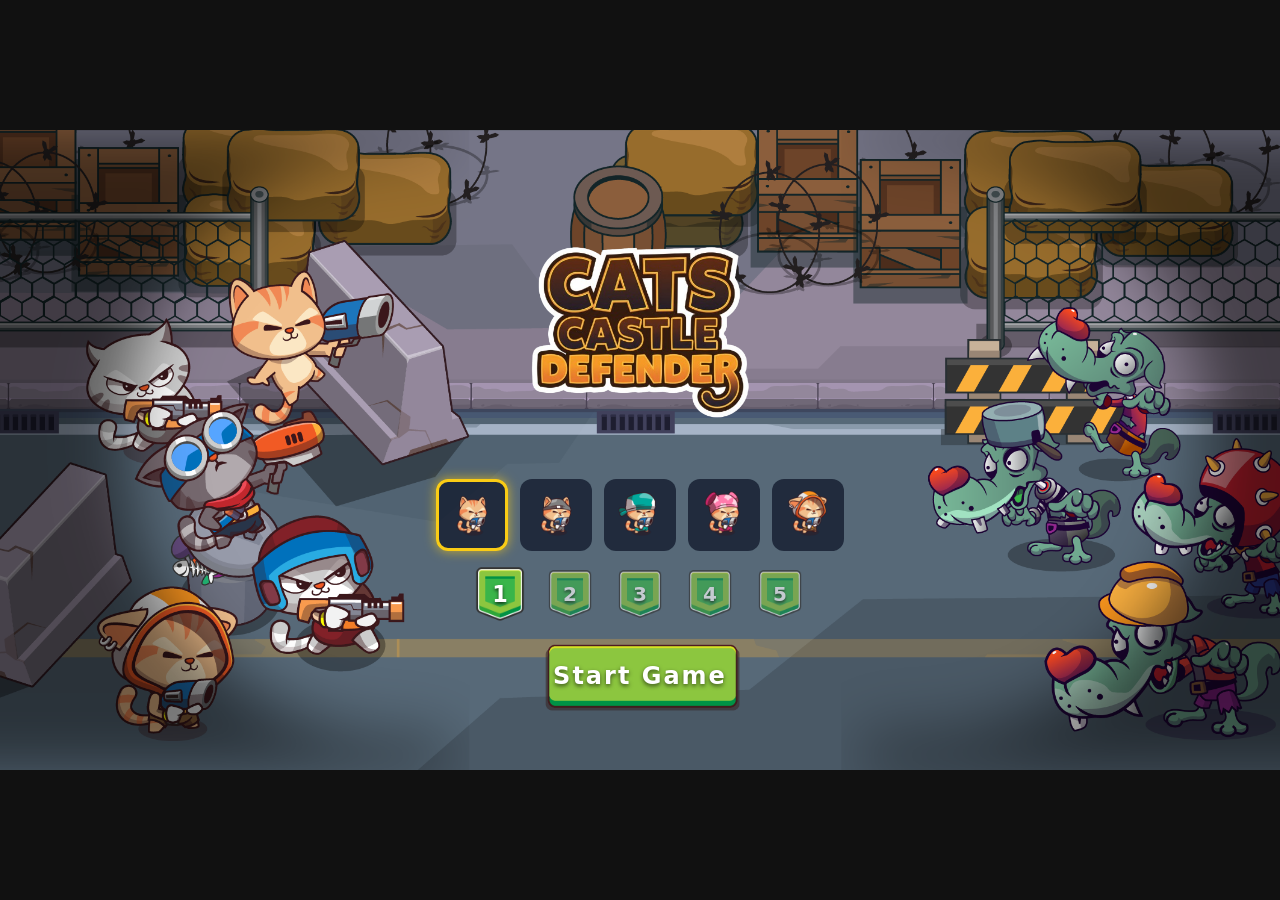
<file: index.html>
<!DOCTYPE html>
<html lang="en">

<head>
    <meta charset="UTF-8">
    <meta name="viewport" content="width=device-width, initial-scale=1.0">
    <title>Castle Crash</title>
    <link rel="stylesheet" href="style.css">
    <script type="module" src="./js/game.js"></script>
</head>

<body>

    <div id="wrapper">
        <canvas id="canvas" width="1280" height="640"></canvas>
        <div id="startScreen" class="start-screen">
            <img src="./assets/Png/Ui/Logo2.png" alt="Castel Crash Logo" class="start-logo">
            <div id="characterSelector" class="selector-row"></div>
            <div id="levelSelector" class="selector-row"></div>
            <button id="startButton" class="start-button" type="button">Start Game</button>
        </div>
        <div id="hudBar" class="hud-bar hidden">
            <div class="hud-pill coin-bar">
                <span id="coinCount">0</span>
            </div>
            <div class="hud-pill wave-bar">
                <span id="waveLabel">Wave 1</span>
            </div>
            <button id="pauseButton" class="pause-button" type="button" aria-label="Pause Game"></button>
        </div>
        <div id="pauseOverlay" class="pause-overlay hidden">
            <div class="pause-banner">PAUSED</div>
            <button id="resumeButton" class="start-button" type="button">Resume</button>
        </div>
        <div id="endOverlay" class="pause-overlay hidden">
            <img id="endPopupImage" src="./assets/Png/Ui/WinPopUp.png" alt="Game Result" class="end-popup">
            <p id="endCoinsTest" class="end-coins">Coins: 0</p>
            <div class="end-actions">
                <button id="restartButton" class="orange-button" type="button">Play Again</button>
                <button id="menuButton" class="start-button" type="button">Menu</button>
            </div>
        </div>
    </div>

</body>

</html>
</file>
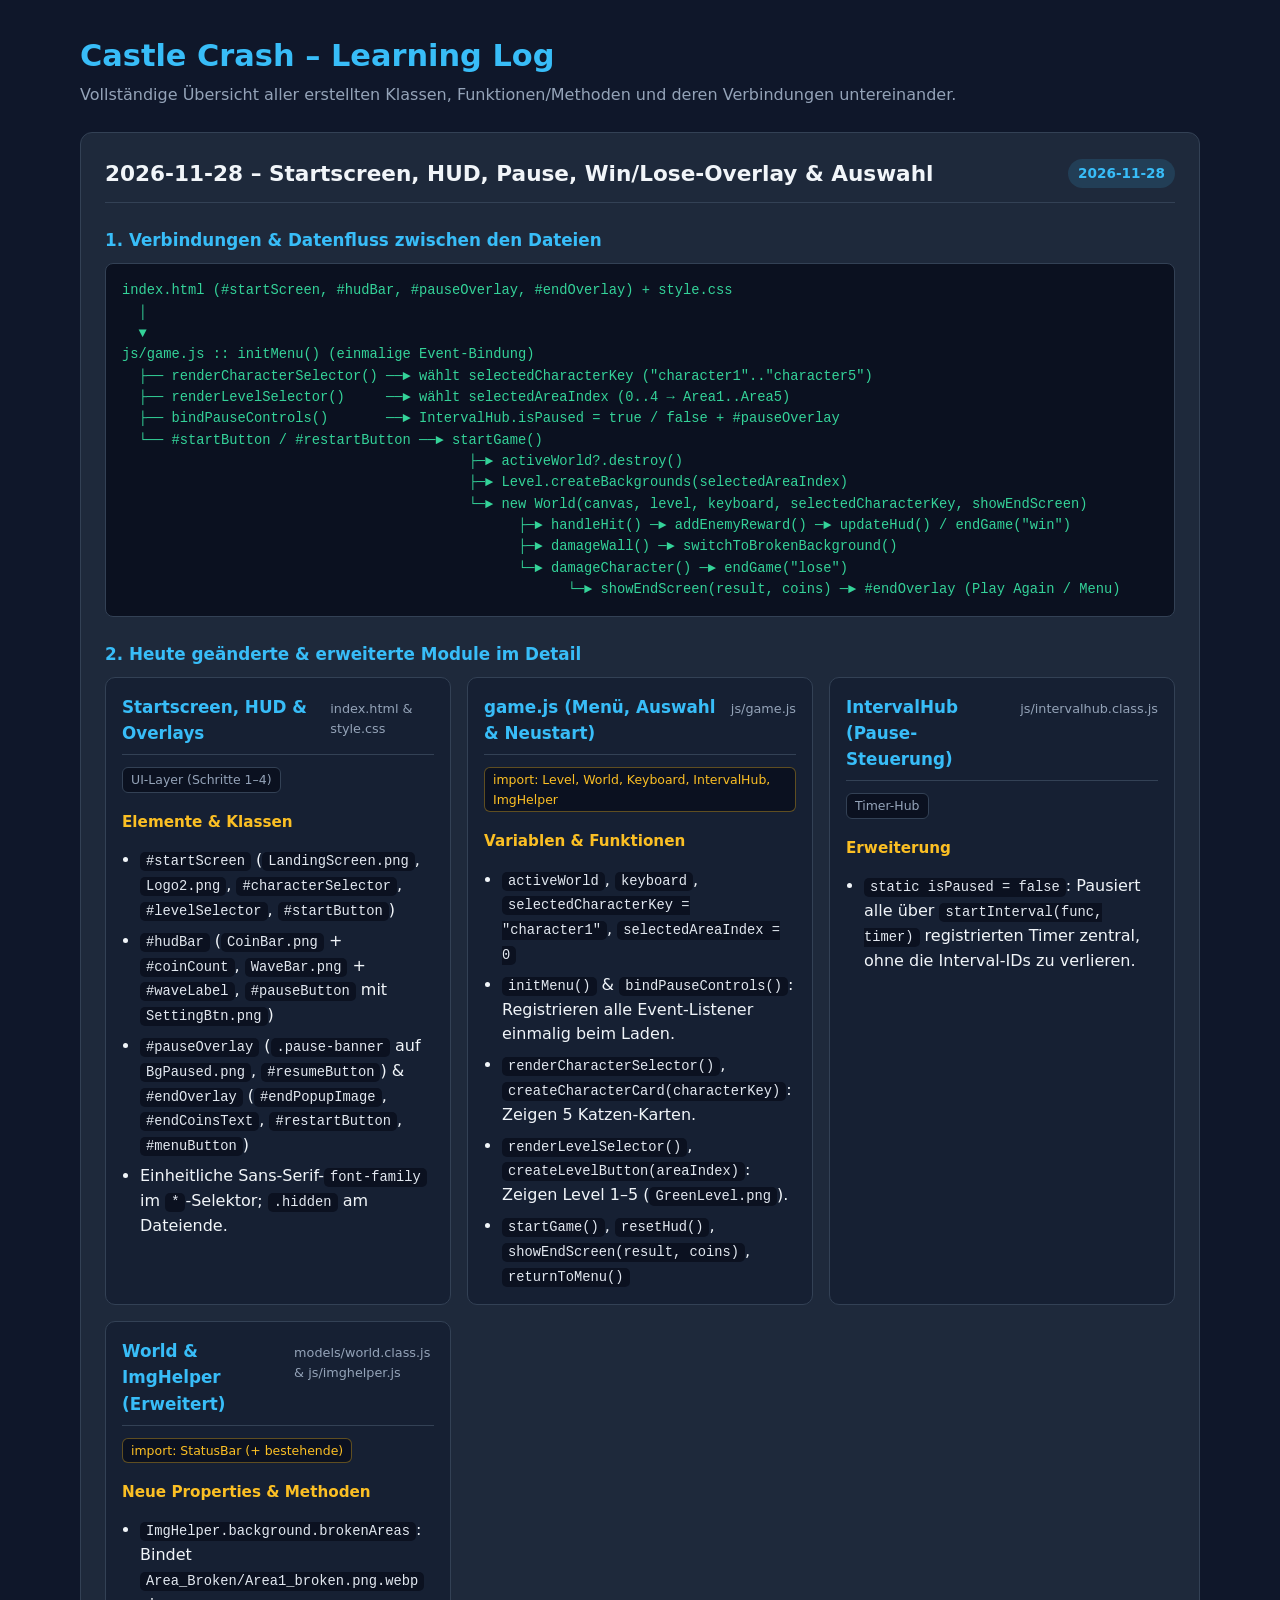
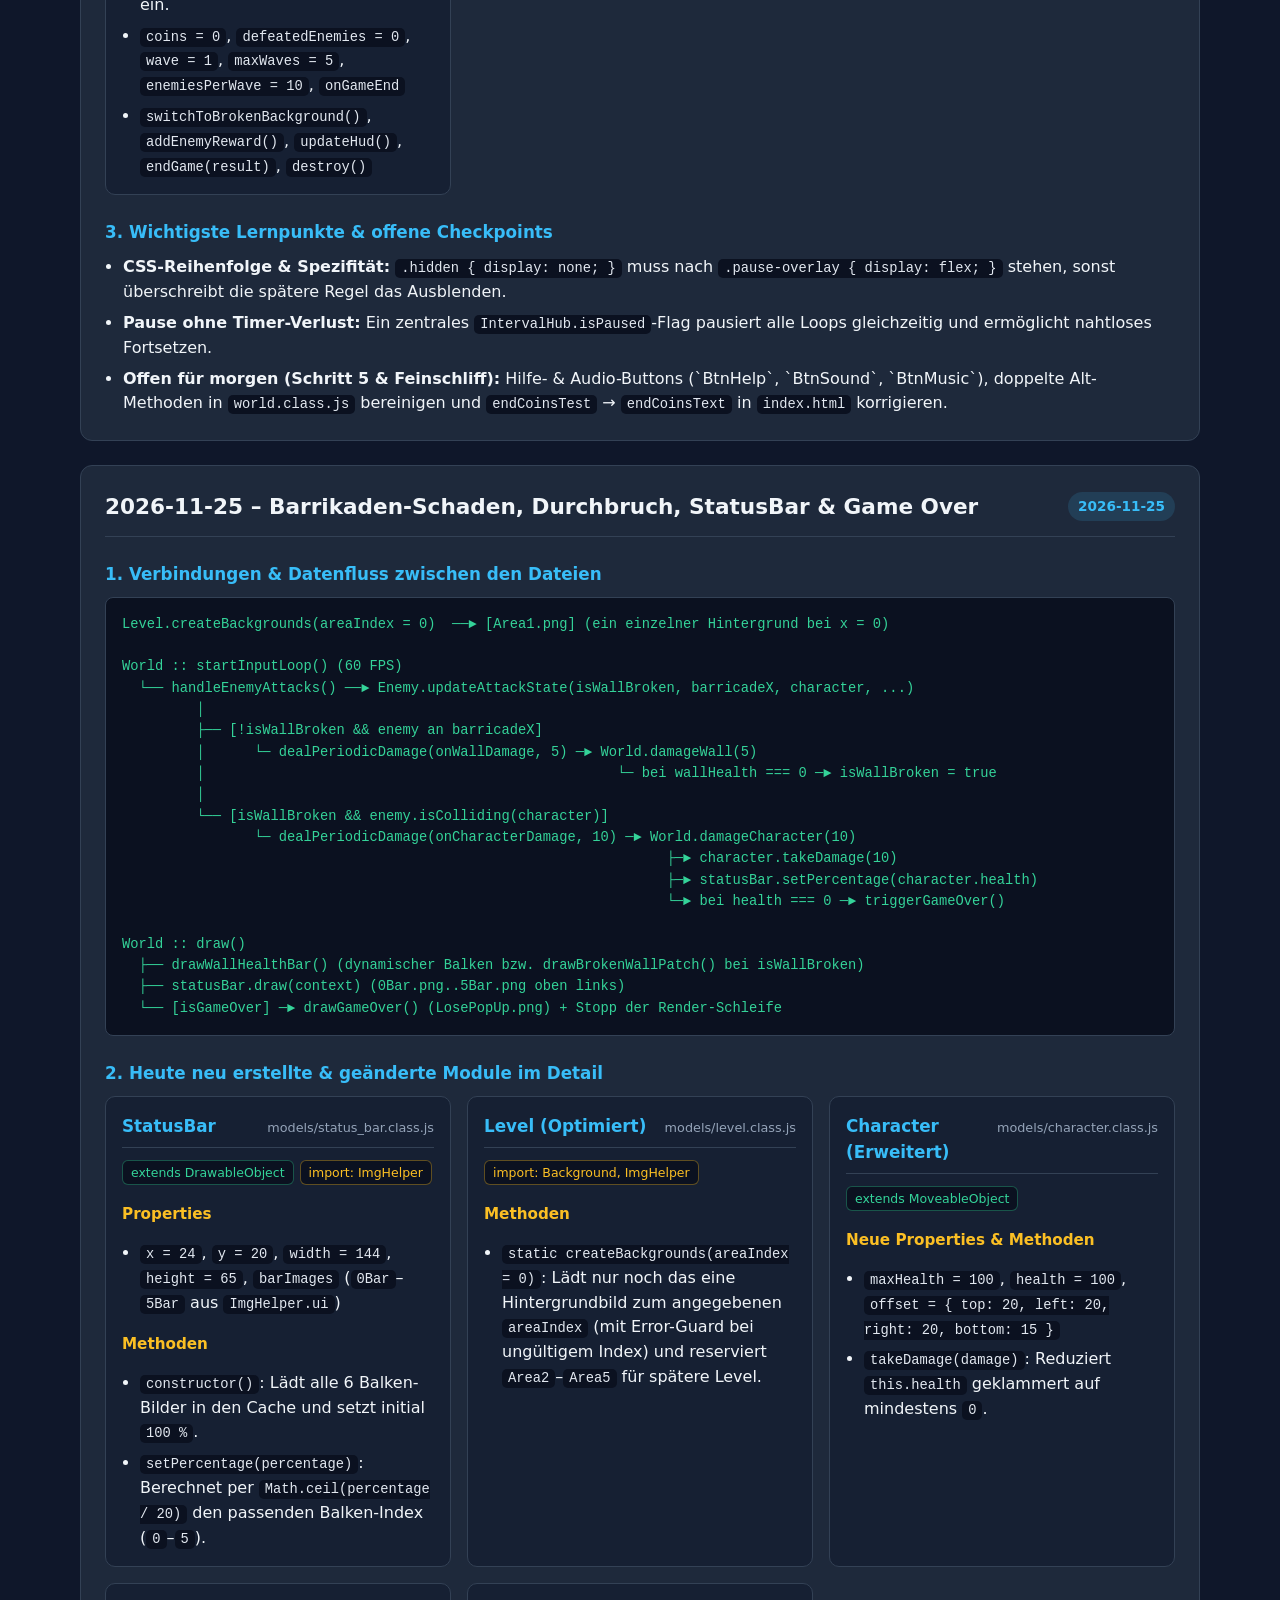
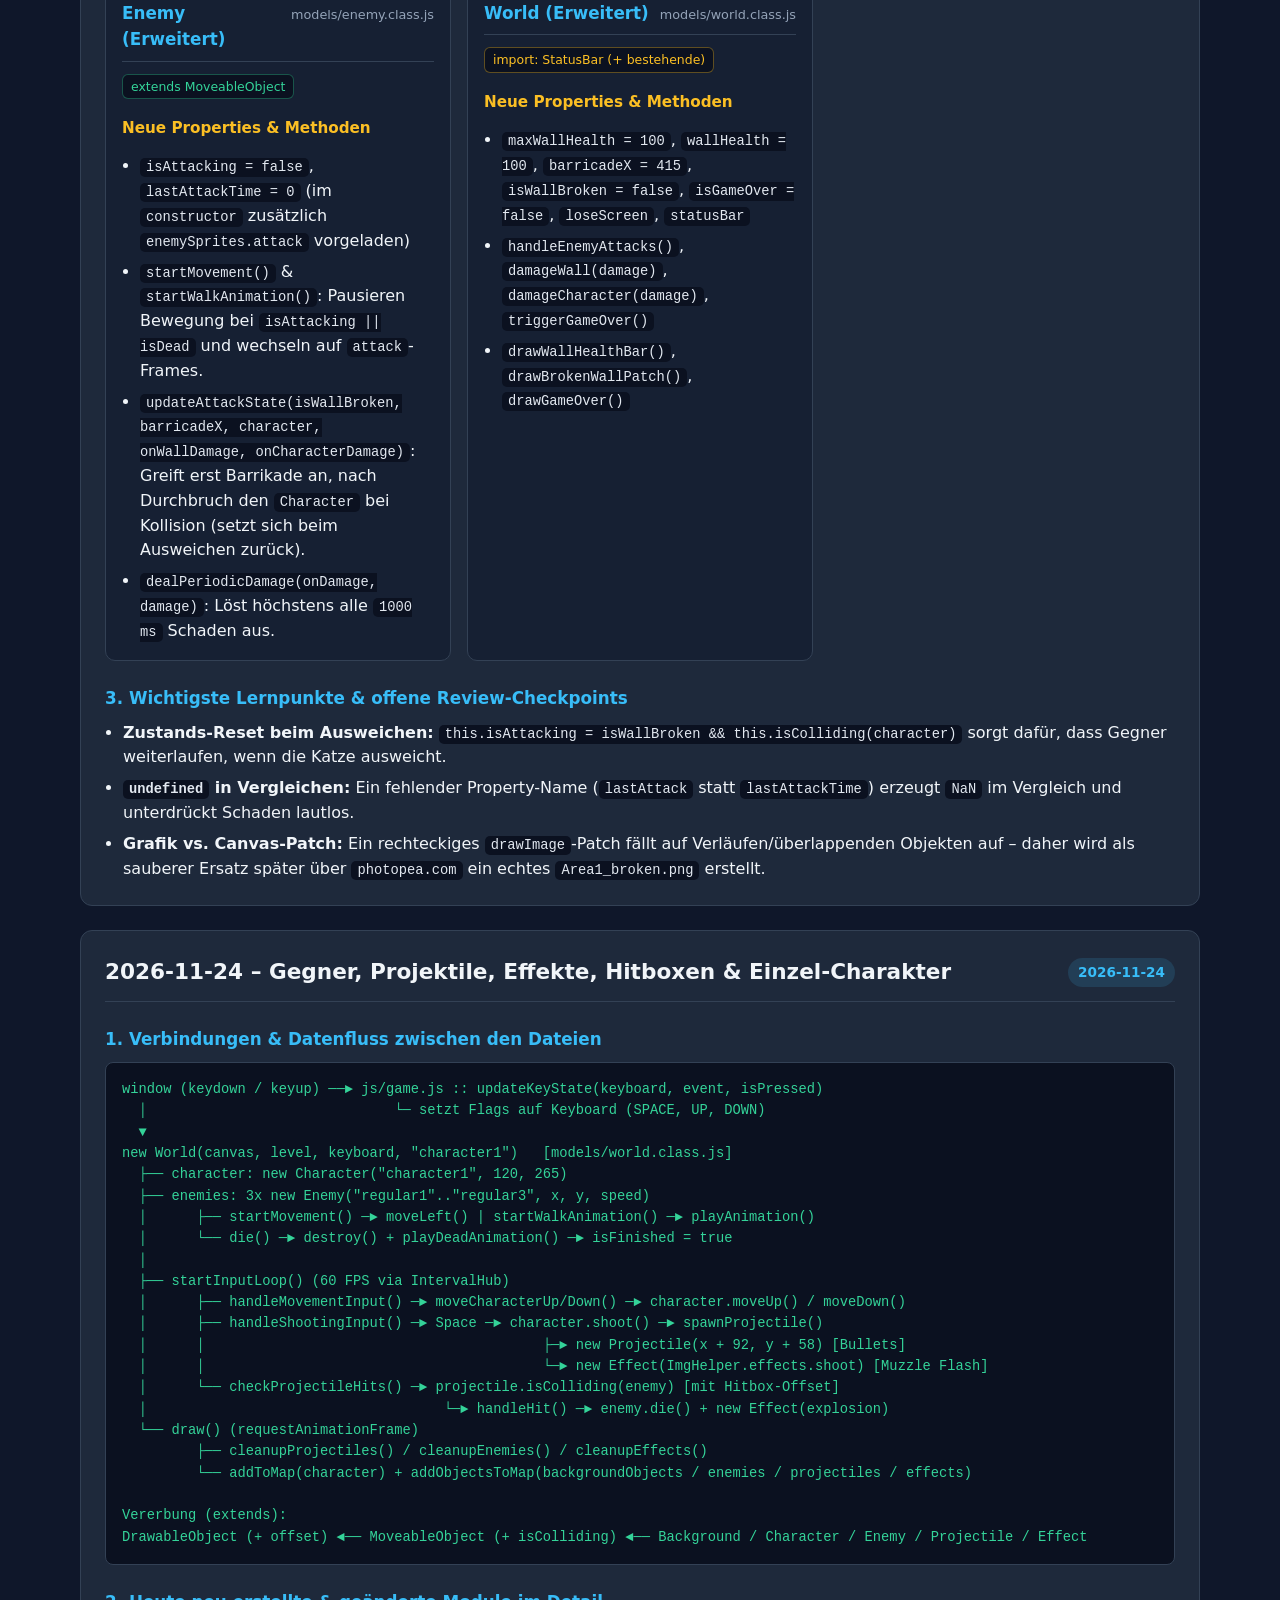
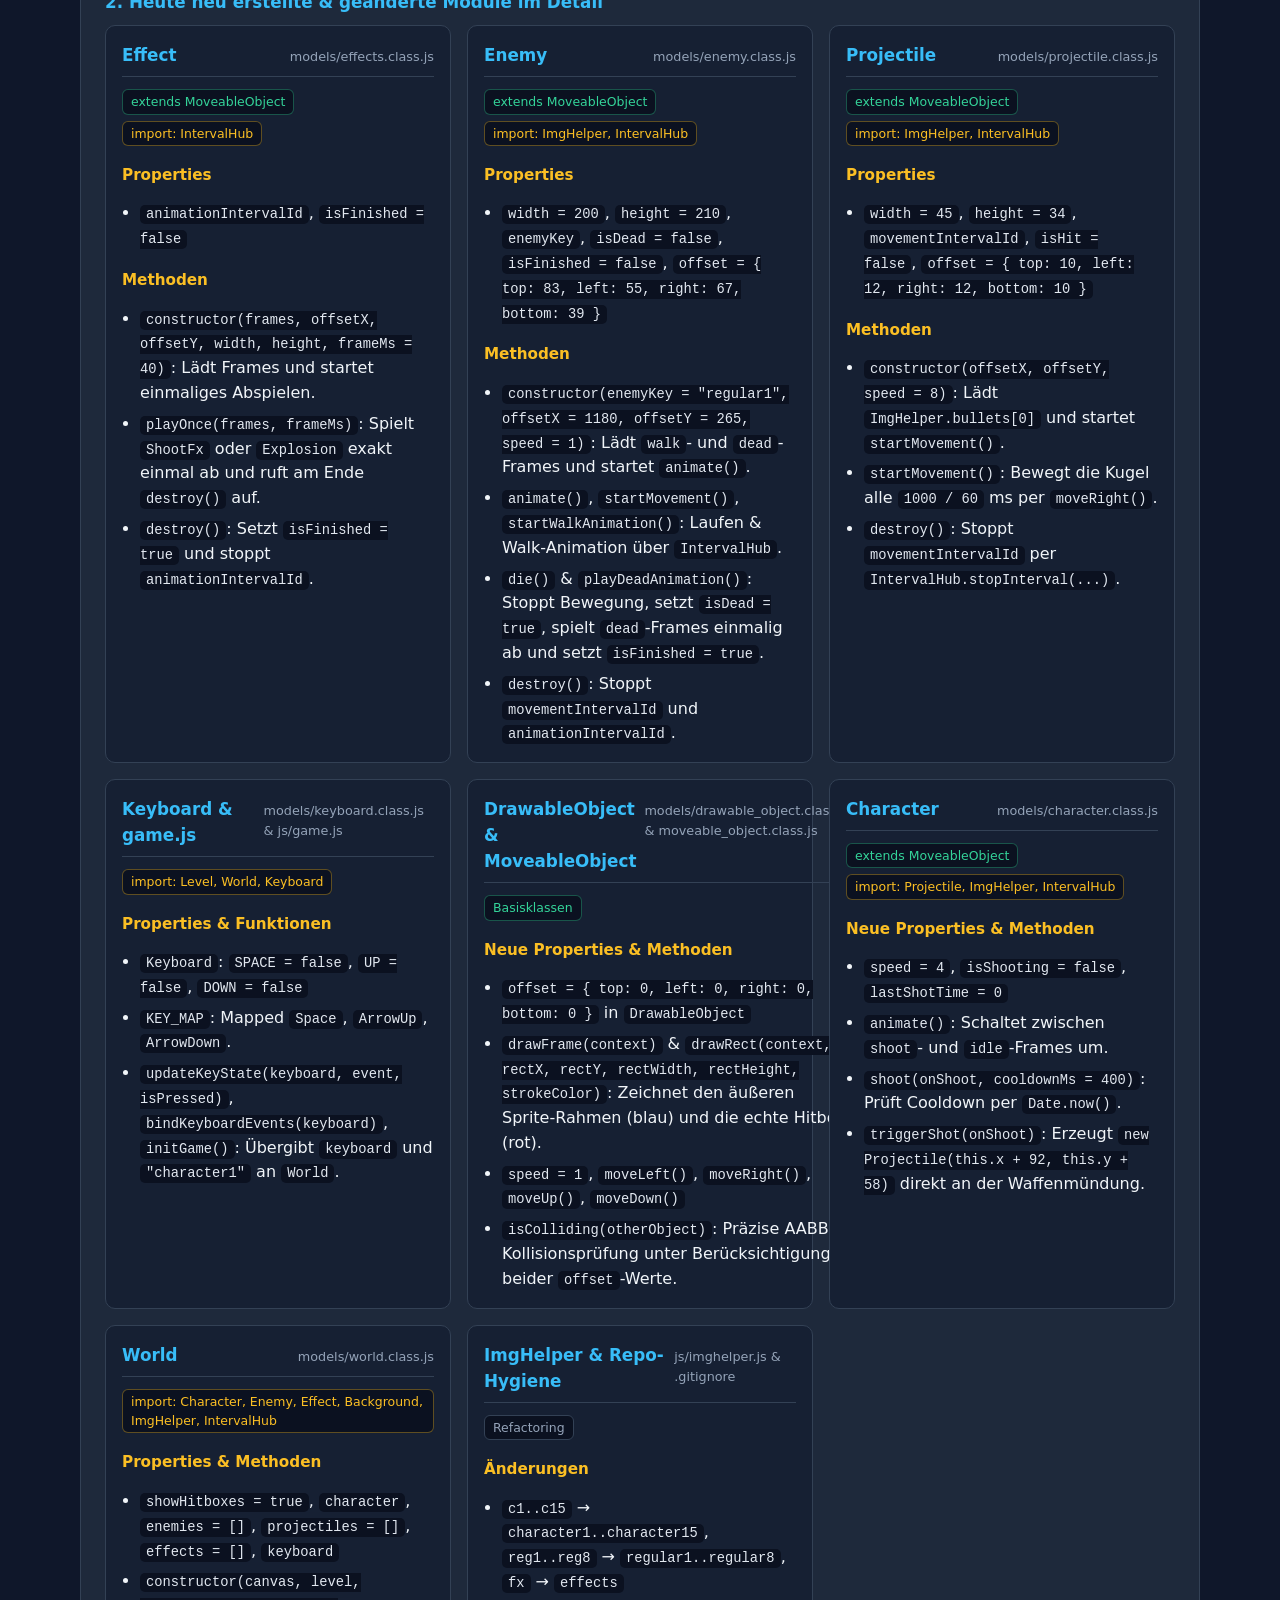
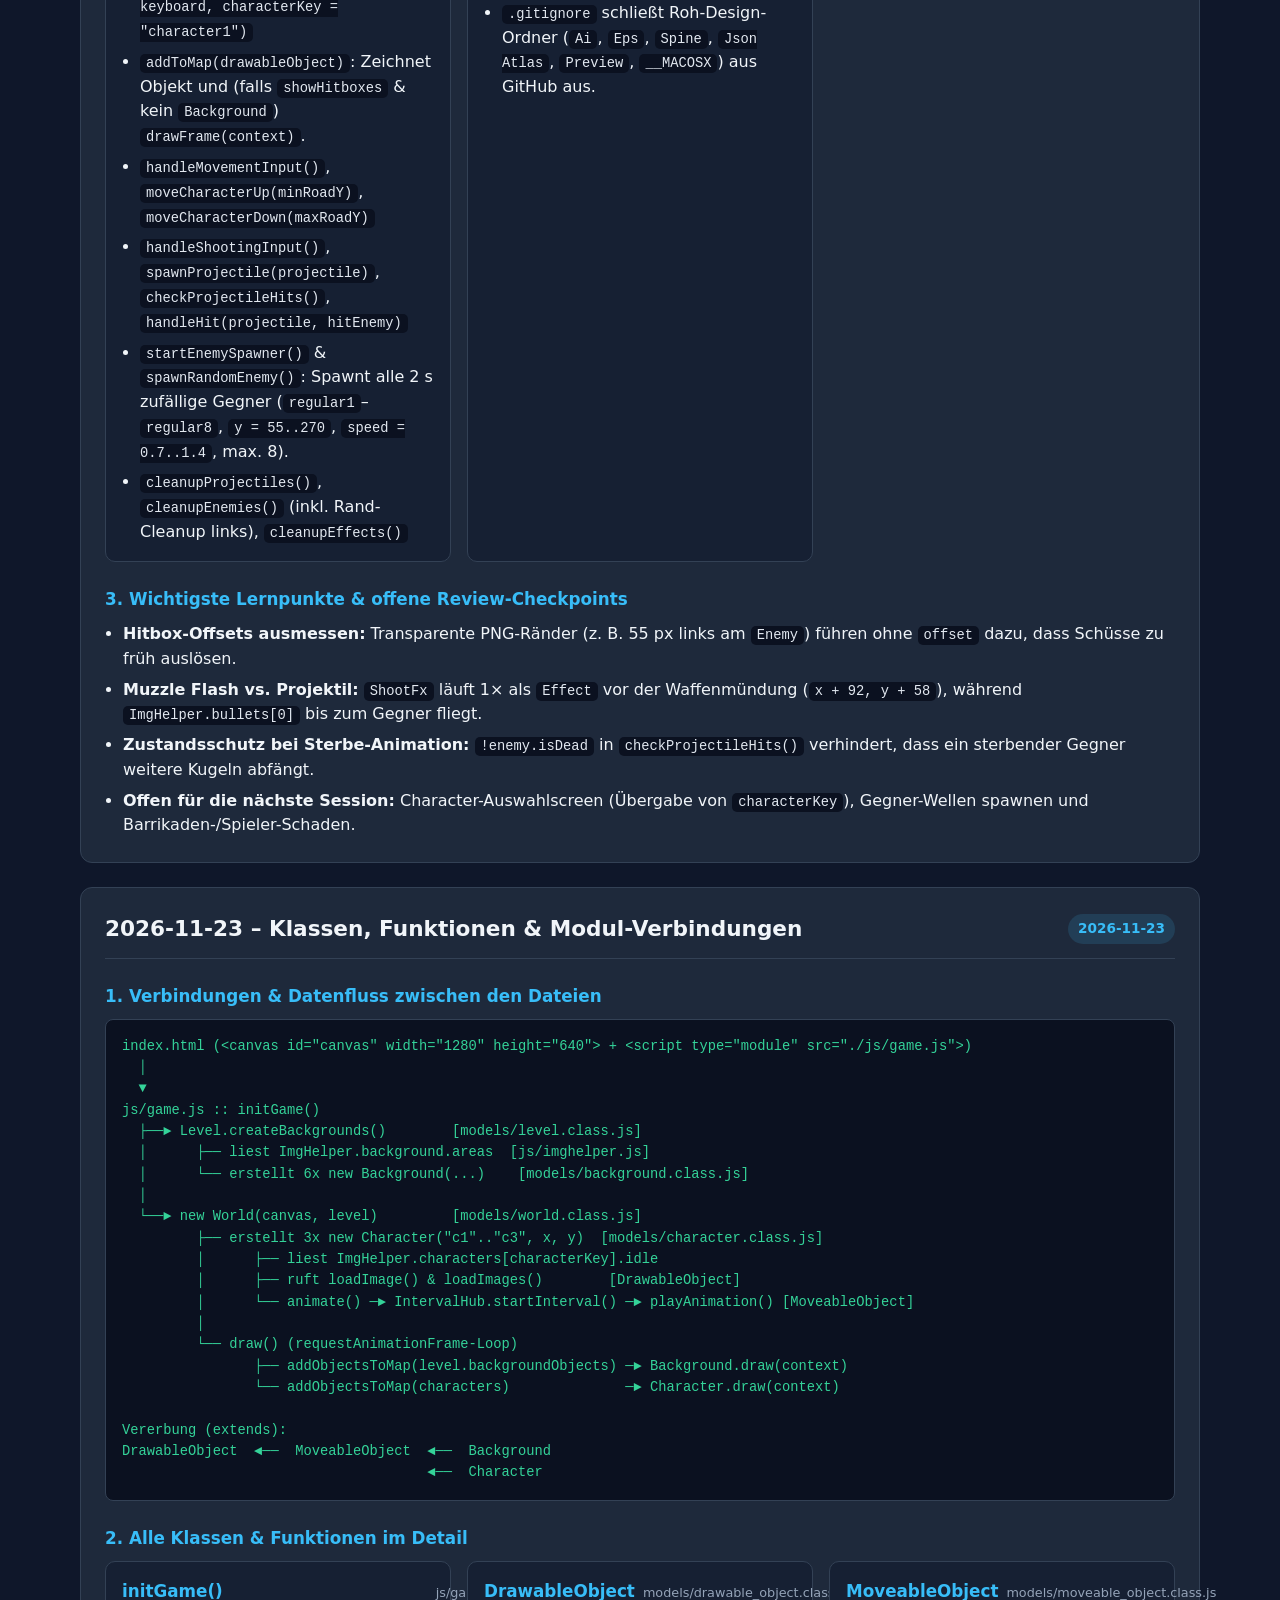
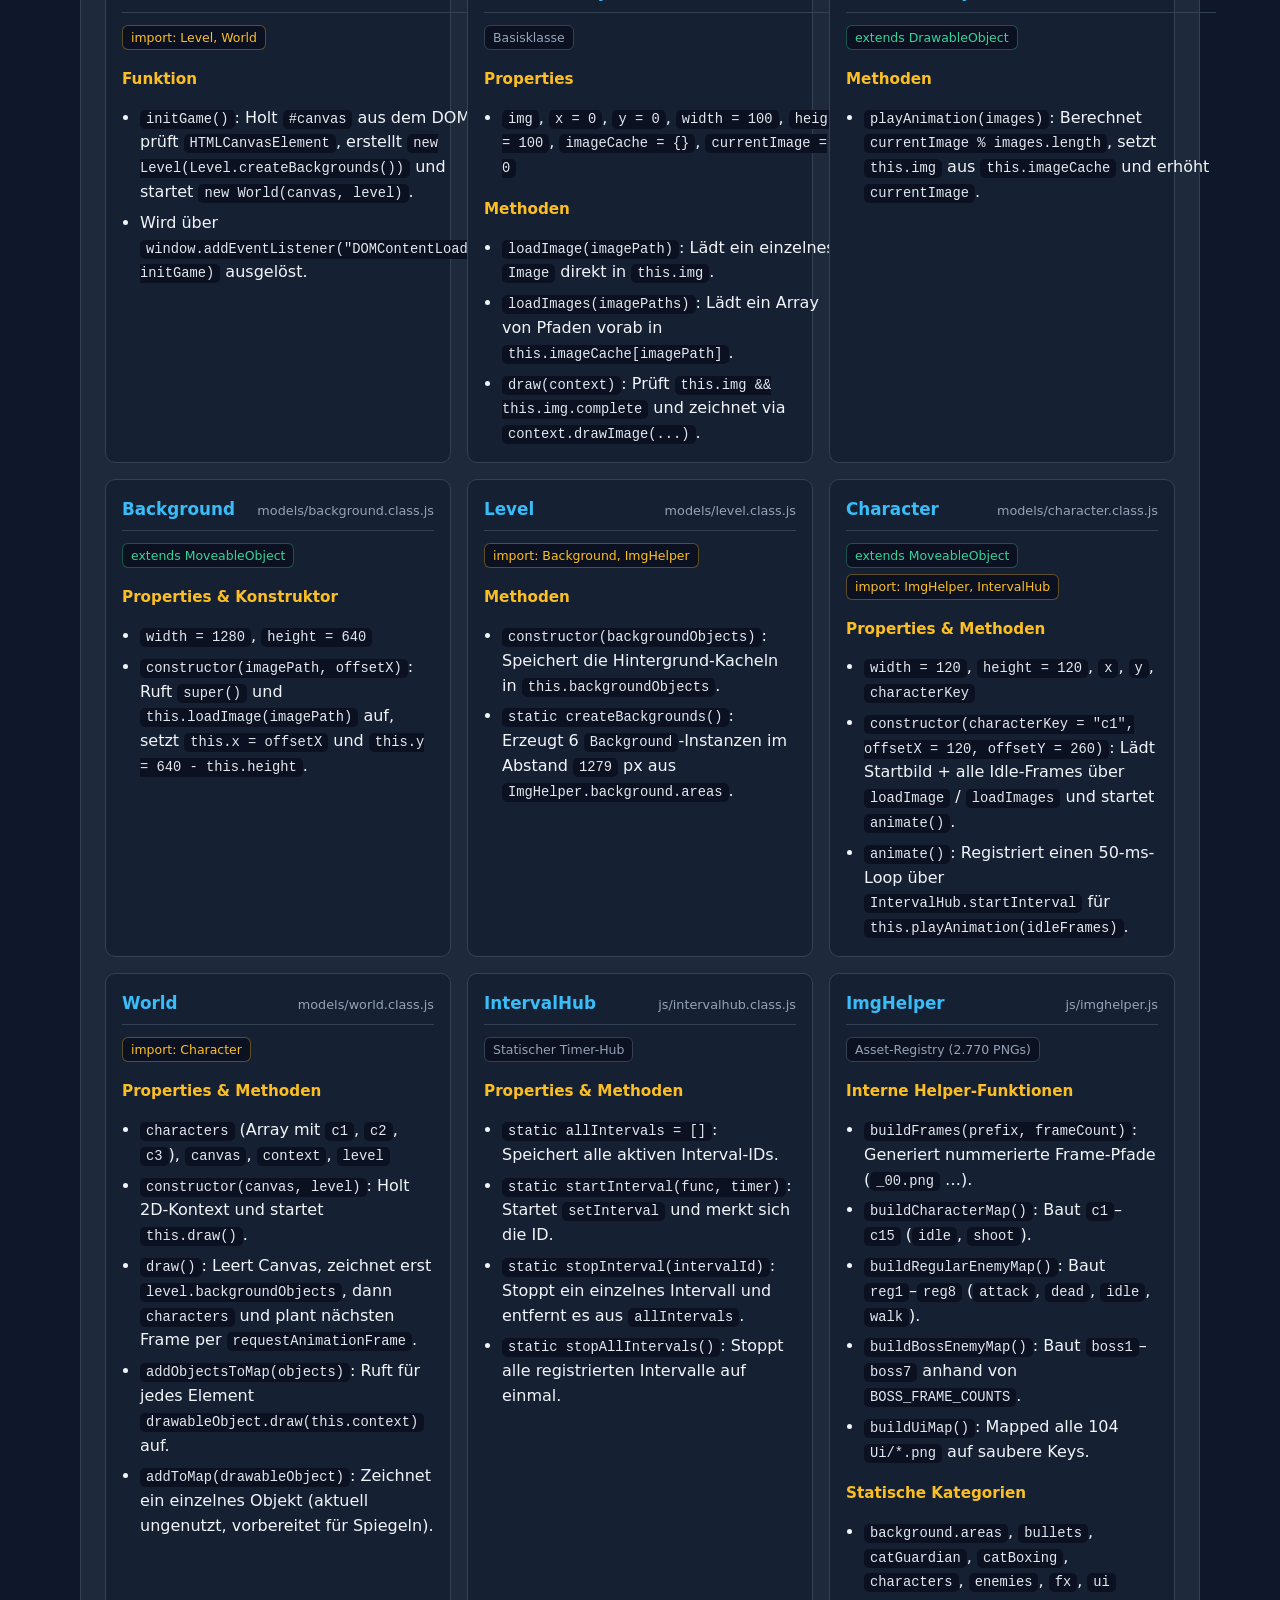
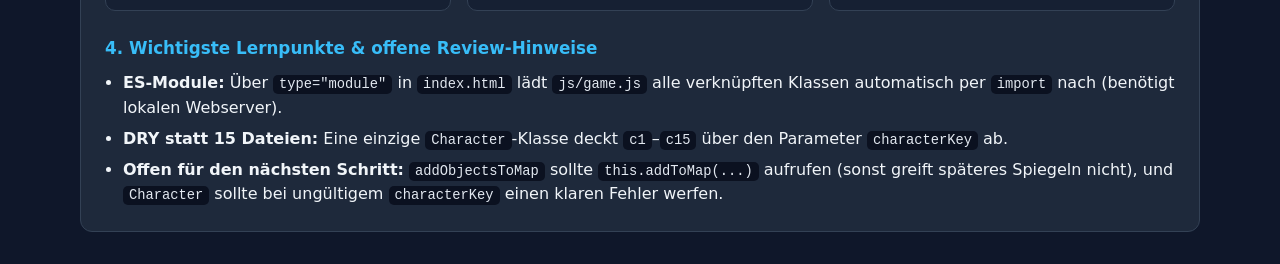
<file: learning.html>
<!DOCTYPE html>
<html lang="de">
<head>
    <meta charset="UTF-8">
    <meta name="viewport" content="width=device-width, initial-scale=1.0">
    <title>Castle Crash – Learning Log</title>
    <style>
        :root {
            --bg-root: #0f172a;
            --surface-card: #1e293b;
            --surface-box: #162033;
            --surface-code: #0b1120;
            --border-subtle: #334155;
            --text-primary: #f1f5f9;
            --text-muted: #94a3b8;
            --accent: #38bdf8;
            --accent-soft: rgba(56, 189, 248, 0.14);
            --ok: #34d399;
            --warn: #fbbf24;
        }
        * { box-sizing: border-box; margin: 0; padding: 0; }
        body {
            font-family: system-ui, -apple-system, Segoe UI, Roboto, sans-serif;
            background: var(--bg-root);
            color: var(--text-primary);
            line-height: 1.55;
            padding: 32px 16px;
        }
        main { max-width: 1120px; margin: 0 auto; display: grid; gap: 24px; }
        header h1 { font-size: 1.9rem; color: var(--accent); }
        header p { color: var(--text-muted); margin-top: 4px; }
        .entry {
            background: var(--surface-card);
            border: 1px solid var(--border-subtle);
            border-radius: 12px;
            padding: 24px;
            display: grid;
            gap: 24px;
        }
        .entry-header {
            display: flex;
            flex-wrap: wrap;
            justify-content: space-between;
            align-items: center;
            gap: 8px;
            border-bottom: 1px solid var(--border-subtle);
            padding-bottom: 12px;
        }
        .badge {
            background: var(--accent-soft);
            color: var(--accent);
            font-size: 0.85rem;
            font-weight: 600;
            padding: 4px 10px;
            border-radius: 999px;
        }
        h2 { font-size: 1.35rem; }
        h3 { font-size: 1.05rem; color: var(--accent); margin-bottom: 10px; }
        h4 { font-size: 0.95rem; color: var(--warn); margin: 10px 0 6px; }
        ul { padding-left: 18px; display: grid; gap: 6px; }
        code {
            background: var(--surface-code);
            padding: 2px 6px;
            border-radius: 5px;
            font-family: Consolas, Monaco, monospace;
            font-size: 0.86em;
            color: #e2e8f0;
        }
        .flow {
            background: var(--surface-code);
            border: 1px solid var(--border-subtle);
            border-radius: 8px;
            padding: 16px;
            font-family: Consolas, Monaco, monospace;
            font-size: 0.86rem;
            overflow-x: auto;
            white-space: pre;
            color: var(--ok);
        }
        .cards {
            display: grid;
            grid-template-columns: repeat(auto-fit, minmax(310px, 1fr));
            gap: 16px;
        }
        .card {
            background: var(--surface-box);
            border: 1px solid var(--border-subtle);
            border-radius: 10px;
            padding: 16px;
            display: grid;
            gap: 8px;
            align-content: start;
        }
        .card-title {
            display: flex;
            justify-content: space-between;
            align-items: baseline;
            gap: 8px;
            border-bottom: 1px solid var(--border-subtle);
            padding-bottom: 8px;
        }
        .card-title strong { font-size: 1.05rem; color: var(--accent); }
        .file-path { font-size: 0.8rem; color: var(--text-muted); }
        .tag-row { display: flex; flex-wrap: wrap; gap: 6px; margin-top: 4px; }
        .tag {
            font-size: 0.78rem;
            padding: 2px 8px;
            border-radius: 6px;
            background: var(--surface-code);
            border: 1px solid var(--border-subtle);
            color: var(--text-muted);
        }
        .tag.extends { color: var(--ok); border-color: rgba(52, 211, 153, 0.35); }
        .tag.imports { color: var(--warn); border-color: rgba(251, 191, 36, 0.35); }
    </style>
</head>
<body>
<main>
    <header>
        <h1>Castle Crash – Learning Log</h1>
        <p>Vollständige Übersicht aller erstellten Klassen, Funktionen/Methoden und deren Verbindungen untereinander.</p>
    </header>

    <article class="entry" id="entry-2026-11-28">
        <div class="entry-header">
            <h2>2026-11-28 – Startscreen, HUD, Pause, Win/Lose-Overlay &amp; Auswahl</h2>
            <span class="badge">2026-11-28</span>
        </div>

        <section>
            <h3>1. Verbindungen &amp; Datenfluss zwischen den Dateien</h3>
            <div class="flow">index.html (#startScreen, #hudBar, #pauseOverlay, #endOverlay) + style.css
  │
  ▼
js/game.js :: initMenu() (einmalige Event-Bindung)
  ├── renderCharacterSelector() ──► wählt selectedCharacterKey ("character1".."character5")
  ├── renderLevelSelector()     ──► wählt selectedAreaIndex (0..4 → Area1..Area5)
  ├── bindPauseControls()       ──► IntervalHub.isPaused = true / false + #pauseOverlay
  └── #startButton / #restartButton ──► startGame()
                                          ├─► activeWorld?.destroy()
                                          ├─► Level.createBackgrounds(selectedAreaIndex)
                                          └─► new World(canvas, level, keyboard, selectedCharacterKey, showEndScreen)
                                                ├─► handleHit() ─► addEnemyReward() ─► updateHud() / endGame("win")
                                                ├─► damageWall() ─► switchToBrokenBackground()
                                                └─► damageCharacter() ─► endGame("lose")
                                                      └─► showEndScreen(result, coins) ─► #endOverlay (Play Again / Menu)</div>
        </section>

        <section>
            <h3>2. Heute geänderte &amp; erweiterte Module im Detail</h3>
            <div class="cards">

                <div class="card">
                    <div class="card-title">
                        <strong>Startscreen, HUD &amp; Overlays</strong>
                        <span class="file-path">index.html &amp; style.css</span>
                    </div>
                    <div class="tag-row">
                        <span class="tag">UI-Layer (Schritte 1–4)</span>
                    </div>
                    <h4>Elemente &amp; Klassen</h4>
                    <ul>
                        <li><code>#startScreen</code> (<code>LandingScreen.png</code>, <code>Logo2.png</code>, <code>#characterSelector</code>, <code>#levelSelector</code>, <code>#startButton</code>)</li>
                        <li><code>#hudBar</code> (<code>CoinBar.png</code> + <code>#coinCount</code>, <code>WaveBar.png</code> + <code>#waveLabel</code>, <code>#pauseButton</code> mit <code>SettingBtn.png</code>)</li>
                        <li><code>#pauseOverlay</code> (<code>.pause-banner</code> auf <code>BgPaused.png</code>, <code>#resumeButton</code>) &amp; <code>#endOverlay</code> (<code>#endPopupImage</code>, <code>#endCoinsText</code>, <code>#restartButton</code>, <code>#menuButton</code>)</li>
                        <li>Einheitliche Sans-Serif-<code>font-family</code> im <code>*</code>-Selektor; <code>.hidden</code> am Dateiende.</li>
                    </ul>
                </div>

                <div class="card">
                    <div class="card-title">
                        <strong>game.js (Menü, Auswahl &amp; Neustart)</strong>
                        <span class="file-path">js/game.js</span>
                    </div>
                    <div class="tag-row">
                        <span class="tag imports">import: Level, World, Keyboard, IntervalHub, ImgHelper</span>
                    </div>
                    <h4>Variablen &amp; Funktionen</h4>
                    <ul>
                        <li><code>activeWorld</code>, <code>keyboard</code>, <code>selectedCharacterKey = "character1"</code>, <code>selectedAreaIndex = 0</code></li>
                        <li><code>initMenu()</code> &amp; <code>bindPauseControls()</code>: Registrieren alle Event-Listener einmalig beim Laden.</li>
                        <li><code>renderCharacterSelector()</code>, <code>createCharacterCard(characterKey)</code>: Zeigen 5 Katzen-Karten.</li>
                        <li><code>renderLevelSelector()</code>, <code>createLevelButton(areaIndex)</code>: Zeigen Level 1–5 (<code>GreenLevel.png</code>).</li>
                        <li><code>startGame()</code>, <code>resetHud()</code>, <code>showEndScreen(result, coins)</code>, <code>returnToMenu()</code></li>
                    </ul>
                </div>

                <div class="card">
                    <div class="card-title">
                        <strong>IntervalHub (Pause-Steuerung)</strong>
                        <span class="file-path">js/intervalhub.class.js</span>
                    </div>
                    <div class="tag-row">
                        <span class="tag">Timer-Hub</span>
                    </div>
                    <h4>Erweiterung</h4>
                    <ul>
                        <li><code>static isPaused = false</code>: Pausiert alle über <code>startInterval(func, timer)</code> registrierten Timer zentral, ohne die Interval-IDs zu verlieren.</li>
                    </ul>
                </div>

                <div class="card">
                    <div class="card-title">
                        <strong>World &amp; ImgHelper (Erweitert)</strong>
                        <span class="file-path">models/world.class.js &amp; js/imghelper.js</span>
                    </div>
                    <div class="tag-row">
                        <span class="tag imports">import: StatusBar (+ bestehende)</span>
                    </div>
                    <h4>Neue Properties &amp; Methoden</h4>
                    <ul>
                        <li><code>ImgHelper.background.brokenAreas</code>: Bindet <code>Area_Broken/Area1_broken.png.webp</code> ein.</li>
                        <li><code>coins = 0</code>, <code>defeatedEnemies = 0</code>, <code>wave = 1</code>, <code>maxWaves = 5</code>, <code>enemiesPerWave = 10</code>, <code>onGameEnd</code></li>
                        <li><code>switchToBrokenBackground()</code>, <code>addEnemyReward()</code>, <code>updateHud()</code>, <code>endGame(result)</code>, <code>destroy()</code></li>
                    </ul>
                </div>

            </div>
        </section>

        <section class="box">
            <h3>3. Wichtigste Lernpunkte &amp; offene Checkpoints</h3>
            <ul>
                <li><strong>CSS-Reihenfolge &amp; Spezifität:</strong> <code>.hidden { display: none; }</code> muss nach <code>.pause-overlay { display: flex; }</code> stehen, sonst überschreibt die spätere Regel das Ausblenden.</li>
                <li><strong>Pause ohne Timer-Verlust:</strong> Ein zentrales <code>IntervalHub.isPaused</code>-Flag pausiert alle Loops gleichzeitig und ermöglicht nahtloses Fortsetzen.</li>
                <li><strong>Offen für morgen (Schritt 5 &amp; Feinschliff):</strong> Hilfe- &amp; Audio-Buttons (`BtnHelp`, `BtnSound`, `BtnMusic`), doppelte Alt-Methoden in <code>world.class.js</code> bereinigen und <code>endCoinsTest</code> → <code>endCoinsText</code> in <code>index.html</code> korrigieren.</li>
            </ul>
        </section>
    </article>

    <article class="entry" id="entry-2026-11-25">
        <div class="entry-header">
            <h2>2026-11-25 – Barrikaden-Schaden, Durchbruch, StatusBar &amp; Game Over</h2>
            <span class="badge">2026-11-25</span>
        </div>

        <section>
            <h3>1. Verbindungen &amp; Datenfluss zwischen den Dateien</h3>
            <div class="flow">Level.createBackgrounds(areaIndex = 0)  ──► [Area1.png] (ein einzelner Hintergrund bei x = 0)

World :: startInputLoop() (60 FPS)
  └── handleEnemyAttacks() ──► Enemy.updateAttackState(isWallBroken, barricadeX, character, ...)
         │
         ├── [!isWallBroken &amp;&amp; enemy an barricadeX]
         │      └─ dealPeriodicDamage(onWallDamage, 5) ─► World.damageWall(5)
         │                                                  └─ bei wallHealth === 0 ─► isWallBroken = true
         │
         └── [isWallBroken &amp;&amp; enemy.isColliding(character)]
                └─ dealPeriodicDamage(onCharacterDamage, 10) ─► World.damageCharacter(10)
                                                                  ├─► character.takeDamage(10)
                                                                  ├─► statusBar.setPercentage(character.health)
                                                                  └─► bei health === 0 ─► triggerGameOver()

World :: draw()
  ├── drawWallHealthBar() (dynamischer Balken bzw. drawBrokenWallPatch() bei isWallBroken)
  ├── statusBar.draw(context) (0Bar.png..5Bar.png oben links)
  └── [isGameOver] ─► drawGameOver() (LosePopUp.png) + Stopp der Render-Schleife</div>
        </section>

        <section>
            <h3>2. Heute neu erstellte &amp; geänderte Module im Detail</h3>
            <div class="cards">

                <div class="card">
                    <div class="card-title">
                        <strong>StatusBar</strong>
                        <span class="file-path">models/status_bar.class.js</span>
                    </div>
                    <div class="tag-row">
                        <span class="tag extends">extends DrawableObject</span>
                        <span class="tag imports">import: ImgHelper</span>
                    </div>
                    <h4>Properties</h4>
                    <ul>
                        <li><code>x = 24</code>, <code>y = 20</code>, <code>width = 144</code>, <code>height = 65</code>, <code>barImages</code> (<code>0Bar</code>–<code>5Bar</code> aus <code>ImgHelper.ui</code>)</li>
                    </ul>
                    <h4>Methoden</h4>
                    <ul>
                        <li><code>constructor()</code>: Lädt alle 6 Balken-Bilder in den Cache und setzt initial <code>100 %</code>.</li>
                        <li><code>setPercentage(percentage)</code>: Berechnet per <code>Math.ceil(percentage / 20)</code> den passenden Balken-Index (<code>0</code>–<code>5</code>).</li>
                    </ul>
                </div>

                <div class="card">
                    <div class="card-title">
                        <strong>Level (Optimiert)</strong>
                        <span class="file-path">models/level.class.js</span>
                    </div>
                    <div class="tag-row">
                        <span class="tag imports">import: Background, ImgHelper</span>
                    </div>
                    <h4>Methoden</h4>
                    <ul>
                        <li><code>static createBackgrounds(areaIndex = 0)</code>: Lädt nur noch das eine Hintergrundbild zum angegebenen <code>areaIndex</code> (mit Error-Guard bei ungültigem Index) und reserviert <code>Area2</code>–<code>Area5</code> für spätere Level.</li>
                    </ul>
                </div>

                <div class="card">
                    <div class="card-title">
                        <strong>Character (Erweitert)</strong>
                        <span class="file-path">models/character.class.js</span>
                    </div>
                    <div class="tag-row">
                        <span class="tag extends">extends MoveableObject</span>
                    </div>
                    <h4>Neue Properties &amp; Methoden</h4>
                    <ul>
                        <li><code>maxHealth = 100</code>, <code>health = 100</code>, <code>offset = { top: 20, left: 20, right: 20, bottom: 15 }</code></li>
                        <li><code>takeDamage(damage)</code>: Reduziert <code>this.health</code> geklammert auf mindestens <code>0</code>.</li>
                    </ul>
                </div>

                <div class="card">
                    <div class="card-title">
                        <strong>Enemy (Erweitert)</strong>
                        <span class="file-path">models/enemy.class.js</span>
                    </div>
                    <div class="tag-row">
                        <span class="tag extends">extends MoveableObject</span>
                    </div>
                    <h4>Neue Properties &amp; Methoden</h4>
                    <ul>
                        <li><code>isAttacking = false</code>, <code>lastAttackTime = 0</code> (im <code>constructor</code> zusätzlich <code>enemySprites.attack</code> vorgeladen)</li>
                        <li><code>startMovement()</code> &amp; <code>startWalkAnimation()</code>: Pausieren Bewegung bei <code>isAttacking || isDead</code> und wechseln auf <code>attack</code>-Frames.</li>
                        <li><code>updateAttackState(isWallBroken, barricadeX, character, onWallDamage, onCharacterDamage)</code>: Greift erst Barrikade an, nach Durchbruch den <code>Character</code> bei Kollision (setzt sich beim Ausweichen zurück).</li>
                        <li><code>dealPeriodicDamage(onDamage, damage)</code>: Löst höchstens alle <code>1000 ms</code> Schaden aus.</li>
                    </ul>
                </div>

                <div class="card">
                    <div class="card-title">
                        <strong>World (Erweitert)</strong>
                        <span class="file-path">models/world.class.js</span>
                    </div>
                    <div class="tag-row">
                        <span class="tag imports">import: StatusBar (+ bestehende)</span>
                    </div>
                    <h4>Neue Properties &amp; Methoden</h4>
                    <ul>
                        <li><code>maxWallHealth = 100</code>, <code>wallHealth = 100</code>, <code>barricadeX = 415</code>, <code>isWallBroken = false</code>, <code>isGameOver = false</code>, <code>loseScreen</code>, <code>statusBar</code></li>
                        <li><code>handleEnemyAttacks()</code>, <code>damageWall(damage)</code>, <code>damageCharacter(damage)</code>, <code>triggerGameOver()</code></li>
                        <li><code>drawWallHealthBar()</code>, <code>drawBrokenWallPatch()</code>, <code>drawGameOver()</code></li>
                    </ul>
                </div>

            </div>
        </section>

        <section class="box">
            <h3>3. Wichtigste Lernpunkte &amp; offene Review-Checkpoints</h3>
            <ul>
                <li><strong>Zustands-Reset beim Ausweichen:</strong> <code>this.isAttacking = isWallBroken &amp;&amp; this.isColliding(character)</code> sorgt dafür, dass Gegner weiterlaufen, wenn die Katze ausweicht.</li>
                <li><strong><code>undefined</code> in Vergleichen:</strong> Ein fehlender Property-Name (<code>lastAttack</code> statt <code>lastAttackTime</code>) erzeugt <code>NaN</code> im Vergleich und unterdrückt Schaden lautlos.</li>
                <li><strong>Grafik vs. Canvas-Patch:</strong> Ein rechteckiges <code>drawImage</code>-Patch fällt auf Verläufen/überlappenden Objekten auf – daher wird als sauberer Ersatz später über <code>photopea.com</code> ein echtes <code>Area1_broken.png</code> erstellt.</li>
            </ul>
        </section>
    </article>

    <article class="entry" id="entry-2026-11-24">
        <div class="entry-header">
            <h2>2026-11-24 – Gegner, Projektile, Effekte, Hitboxen &amp; Einzel-Charakter</h2>
            <span class="badge">2026-11-24</span>
        </div>

        <section>
            <h3>1. Verbindungen &amp; Datenfluss zwischen den Dateien</h3>
            <div class="flow">window (keydown / keyup) ──► js/game.js :: updateKeyState(keyboard, event, isPressed)
  │                              └─ setzt Flags auf Keyboard (SPACE, UP, DOWN)
  ▼
new World(canvas, level, keyboard, "character1")   [models/world.class.js]
  ├── character: new Character("character1", 120, 265)
  ├── enemies: 3x new Enemy("regular1".."regular3", x, y, speed)
  │      ├── startMovement() ─► moveLeft() | startWalkAnimation() ─► playAnimation()
  │      └── die() ─► destroy() + playDeadAnimation() ─► isFinished = true
  │
  ├── startInputLoop() (60 FPS via IntervalHub)
  │      ├── handleMovementInput() ─► moveCharacterUp/Down() ─► character.moveUp() / moveDown()
  │      ├── handleShootingInput() ─► Space ─► character.shoot() ─► spawnProjectile()
  │      │                                         ├─► new Projectile(x + 92, y + 58) [Bullets]
  │      │                                         └─► new Effect(ImgHelper.effects.shoot) [Muzzle Flash]
  │      └── checkProjectileHits() ─► projectile.isColliding(enemy) [mit Hitbox-Offset]
  │                                    └─► handleHit() ─► enemy.die() + new Effect(explosion)
  └── draw() (requestAnimationFrame)
         ├── cleanupProjectiles() / cleanupEnemies() / cleanupEffects()
         └── addToMap(character) + addObjectsToMap(backgroundObjects / enemies / projectiles / effects)

Vererbung (extends):
DrawableObject (+ offset) ◄── MoveableObject (+ isColliding) ◄── Background / Character / Enemy / Projectile / Effect</div>
        </section>

        <section>
            <h3>2. Heute neu erstellte &amp; geänderte Module im Detail</h3>
            <div class="cards">

                <div class="card">
                    <div class="card-title">
                        <strong>Effect</strong>
                        <span class="file-path">models/effects.class.js</span>
                    </div>
                    <div class="tag-row">
                        <span class="tag extends">extends MoveableObject</span>
                        <span class="tag imports">import: IntervalHub</span>
                    </div>
                    <h4>Properties</h4>
                    <ul>
                        <li><code>animationIntervalId</code>, <code>isFinished = false</code></li>
                    </ul>
                    <h4>Methoden</h4>
                    <ul>
                        <li><code>constructor(frames, offsetX, offsetY, width, height, frameMs = 40)</code>: Lädt Frames und startet einmaliges Abspielen.</li>
                        <li><code>playOnce(frames, frameMs)</code>: Spielt <code>ShootFx</code> oder <code>Explosion</code> exakt einmal ab und ruft am Ende <code>destroy()</code> auf.</li>
                        <li><code>destroy()</code>: Setzt <code>isFinished = true</code> und stoppt <code>animationIntervalId</code>.</li>
                    </ul>
                </div>

                <div class="card">
                    <div class="card-title">
                        <strong>Enemy</strong>
                        <span class="file-path">models/enemy.class.js</span>
                    </div>
                    <div class="tag-row">
                        <span class="tag extends">extends MoveableObject</span>
                        <span class="tag imports">import: ImgHelper, IntervalHub</span>
                    </div>
                    <h4>Properties</h4>
                    <ul>
                        <li><code>width = 200</code>, <code>height = 210</code>, <code>enemyKey</code>, <code>isDead = false</code>, <code>isFinished = false</code>, <code>offset = { top: 83, left: 55, right: 67, bottom: 39 }</code></li>
                    </ul>
                    <h4>Methoden</h4>
                    <ul>
                        <li><code>constructor(enemyKey = "regular1", offsetX = 1180, offsetY = 265, speed = 1)</code>: Lädt <code>walk</code>- und <code>dead</code>-Frames und startet <code>animate()</code>.</li>
                        <li><code>animate()</code>, <code>startMovement()</code>, <code>startWalkAnimation()</code>: Laufen &amp; Walk-Animation über <code>IntervalHub</code>.</li>
                        <li><code>die()</code> &amp; <code>playDeadAnimation()</code>: Stoppt Bewegung, setzt <code>isDead = true</code>, spielt <code>dead</code>-Frames einmalig ab und setzt <code>isFinished = true</code>.</li>
                        <li><code>destroy()</code>: Stoppt <code>movementIntervalId</code> und <code>animationIntervalId</code>.</li>
                    </ul>
                </div>

                <div class="card">
                    <div class="card-title">
                        <strong>Projectile</strong>
                        <span class="file-path">models/projectile.class.js</span>
                    </div>
                    <div class="tag-row">
                        <span class="tag extends">extends MoveableObject</span>
                        <span class="tag imports">import: ImgHelper, IntervalHub</span>
                    </div>
                    <h4>Properties</h4>
                    <ul>
                        <li><code>width = 45</code>, <code>height = 34</code>, <code>movementIntervalId</code>, <code>isHit = false</code>, <code>offset = { top: 10, left: 12, right: 12, bottom: 10 }</code></li>
                    </ul>
                    <h4>Methoden</h4>
                    <ul>
                        <li><code>constructor(offsetX, offsetY, speed = 8)</code>: Lädt <code>ImgHelper.bullets[0]</code> und startet <code>startMovement()</code>.</li>
                        <li><code>startMovement()</code>: Bewegt die Kugel alle <code>1000 / 60</code> ms per <code>moveRight()</code>.</li>
                        <li><code>destroy()</code>: Stoppt <code>movementIntervalId</code> per <code>IntervalHub.stopInterval(...)</code>.</li>
                    </ul>
                </div>

                <div class="card">
                    <div class="card-title">
                        <strong>Keyboard &amp; game.js</strong>
                        <span class="file-path">models/keyboard.class.js &amp; js/game.js</span>
                    </div>
                    <div class="tag-row">
                        <span class="tag imports">import: Level, World, Keyboard</span>
                    </div>
                    <h4>Properties &amp; Funktionen</h4>
                    <ul>
                        <li><code>Keyboard</code>: <code>SPACE = false</code>, <code>UP = false</code>, <code>DOWN = false</code></li>
                        <li><code>KEY_MAP</code>: Mapped <code>Space</code>, <code>ArrowUp</code>, <code>ArrowDown</code>.</li>
                        <li><code>updateKeyState(keyboard, event, isPressed)</code>, <code>bindKeyboardEvents(keyboard)</code>, <code>initGame()</code>: Übergibt <code>keyboard</code> und <code>"character1"</code> an <code>World</code>.</li>
                    </ul>
                </div>

                <div class="card">
                    <div class="card-title">
                        <strong>DrawableObject &amp; MoveableObject</strong>
                        <span class="file-path">models/drawable_object.class.js &amp; moveable_object.class.js</span>
                    </div>
                    <div class="tag-row">
                        <span class="tag extends">Basisklassen</span>
                    </div>
                    <h4>Neue Properties &amp; Methoden</h4>
                    <ul>
                        <li><code>offset = { top: 0, left: 0, right: 0, bottom: 0 }</code> in <code>DrawableObject</code></li>
                        <li><code>drawFrame(context)</code> &amp; <code>drawRect(context, rectX, rectY, rectWidth, rectHeight, strokeColor)</code>: Zeichnet den äußeren Sprite-Rahmen (blau) und die echte Hitbox (rot).</li>
                        <li><code>speed = 1</code>, <code>moveLeft()</code>, <code>moveRight()</code>, <code>moveUp()</code>, <code>moveDown()</code></li>
                        <li><code>isColliding(otherObject)</code>: Präzise AABB-Kollisionsprüfung unter Berücksichtigung beider <code>offset</code>-Werte.</li>
                    </ul>
                </div>

                <div class="card">
                    <div class="card-title">
                        <strong>Character</strong>
                        <span class="file-path">models/character.class.js</span>
                    </div>
                    <div class="tag-row">
                        <span class="tag extends">extends MoveableObject</span>
                        <span class="tag imports">import: Projectile, ImgHelper, IntervalHub</span>
                    </div>
                    <h4>Neue Properties &amp; Methoden</h4>
                    <ul>
                        <li><code>speed = 4</code>, <code>isShooting = false</code>, <code>lastShotTime = 0</code></li>
                        <li><code>animate()</code>: Schaltet zwischen <code>shoot</code>- und <code>idle</code>-Frames um.</li>
                        <li><code>shoot(onShoot, cooldownMs = 400)</code>: Prüft Cooldown per <code>Date.now()</code>.</li>
                        <li><code>triggerShot(onShoot)</code>: Erzeugt <code>new Projectile(this.x + 92, this.y + 58)</code> direkt an der Waffenmündung.</li>
                    </ul>
                </div>

                <div class="card">
                    <div class="card-title">
                        <strong>World</strong>
                        <span class="file-path">models/world.class.js</span>
                    </div>
                    <div class="tag-row">
                        <span class="tag imports">import: Character, Enemy, Effect, Background, ImgHelper, IntervalHub</span>
                    </div>
                    <h4>Properties &amp; Methoden</h4>
                    <ul>
                        <li><code>showHitboxes = true</code>, <code>character</code>, <code>enemies = []</code>, <code>projectiles = []</code>, <code>effects = []</code>, <code>keyboard</code></li>
                        <li><code>constructor(canvas, level, keyboard, characterKey = "character1")</code></li>
                        <li><code>addToMap(drawableObject)</code>: Zeichnet Objekt und (falls <code>showHitboxes</code> &amp; kein <code>Background</code>) <code>drawFrame(context)</code>.</li>
                        <li><code>handleMovementInput()</code>, <code>moveCharacterUp(minRoadY)</code>, <code>moveCharacterDown(maxRoadY)</code></li>
                        <li><code>handleShootingInput()</code>, <code>spawnProjectile(projectile)</code>, <code>checkProjectileHits()</code>, <code>handleHit(projectile, hitEnemy)</code></li>
                        <li><code>startEnemySpawner()</code> &amp; <code>spawnRandomEnemy()</code>: Spawnt alle 2 s zufällige Gegner (<code>regular1</code>–<code>regular8</code>, <code>y = 55..270</code>, <code>speed = 0.7..1.4</code>, max. 8).</li>
                        <li><code>cleanupProjectiles()</code>, <code>cleanupEnemies()</code> (inkl. Rand-Cleanup links), <code>cleanupEffects()</code></li>
                    </ul>
                </div>

                <div class="card">
                    <div class="card-title">
                        <strong>ImgHelper &amp; Repo-Hygiene</strong>
                        <span class="file-path">js/imghelper.js &amp; .gitignore</span>
                    </div>
                    <div class="tag-row">
                        <span class="tag">Refactoring</span>
                    </div>
                    <h4>Änderungen</h4>
                    <ul>
                        <li><code>c1..c15</code> → <code>character1..character15</code>, <code>reg1..reg8</code> → <code>regular1..regular8</code>, <code>fx</code> → <code>effects</code></li>
                        <li><code>.gitignore</code> schließt Roh-Design-Ordner (<code>Ai</code>, <code>Eps</code>, <code>Spine</code>, <code>Json Atlas</code>, <code>Preview</code>, <code>__MACOSX</code>) aus GitHub aus.</li>
                    </ul>
                </div>

            </div>
        </section>

        <section class="box">
            <h3>3. Wichtigste Lernpunkte &amp; offene Review-Checkpoints</h3>
            <ul>
                <li><strong>Hitbox-Offsets ausmessen:</strong> Transparente PNG-Ränder (z. B. 55 px links am <code>Enemy</code>) führen ohne <code>offset</code> dazu, dass Schüsse zu früh auslösen.</li>
                <li><strong>Muzzle Flash vs. Projektil:</strong> <code>ShootFx</code> läuft 1× als <code>Effect</code> vor der Waffenmündung (<code>x + 92, y + 58</code>), während <code>ImgHelper.bullets[0]</code> bis zum Gegner fliegt.</li>
                <li><strong>Zustandsschutz bei Sterbe-Animation:</strong> <code>!enemy.isDead</code> in <code>checkProjectileHits()</code> verhindert, dass ein sterbender Gegner weitere Kugeln abfängt.</li>
                <li><strong>Offen für die nächste Session:</strong> Character-Auswahlscreen (Übergabe von <code>characterKey</code>), Gegner-Wellen spawnen und Barrikaden-/Spieler-Schaden.</li>
            </ul>
        </section>
    </article>

    <article class="entry" id="entry-2026-11-23">
        <div class="entry-header">
            <h2>2026-11-23 – Klassen, Funktionen &amp; Modul-Verbindungen</h2>
            <span class="badge">2026-11-23</span>
        </div>

        <section>
            <h3>1. Verbindungen &amp; Datenfluss zwischen den Dateien</h3>
            <div class="flow">index.html (&lt;canvas id="canvas" width="1280" height="640"&gt; + &lt;script type="module" src="./js/game.js"&gt;)
  │
  ▼
js/game.js :: initGame()
  ├──► Level.createBackgrounds()        [models/level.class.js]
  │      ├── liest ImgHelper.background.areas  [js/imghelper.js]
  │      └── erstellt 6x new Background(...)    [models/background.class.js]
  │
  └──► new World(canvas, level)         [models/world.class.js]
         ├── erstellt 3x new Character("c1".."c3", x, y)  [models/character.class.js]
         │      ├── liest ImgHelper.characters[characterKey].idle
         │      ├── ruft loadImage() &amp; loadImages()        [DrawableObject]
         │      └── animate() ─► IntervalHub.startInterval() ─► playAnimation() [MoveableObject]
         │
         └── draw() (requestAnimationFrame-Loop)
                ├── addObjectsToMap(level.backgroundObjects) ─► Background.draw(context)
                └── addObjectsToMap(characters)              ─► Character.draw(context)

Vererbung (extends):
DrawableObject  ◄──  MoveableObject  ◄──  Background
                                     ◄──  Character</div>
        </section>

        <section>
            <h3>2. Alle Klassen &amp; Funktionen im Detail</h3>
            <div class="cards">

                <div class="card">
                    <div class="card-title">
                        <strong>initGame()</strong>
                        <span class="file-path">js/game.js</span>
                    </div>
                    <div class="tag-row">
                        <span class="tag imports">import: Level, World</span>
                    </div>
                    <h4>Funktion</h4>
                    <ul>
                        <li><code>initGame()</code>: Holt <code>#canvas</code> aus dem DOM, prüft <code>HTMLCanvasElement</code>, erstellt <code>new Level(Level.createBackgrounds())</code> und startet <code>new World(canvas, level)</code>.</li>
                        <li>Wird über <code>window.addEventListener("DOMContentLoaded", initGame)</code> ausgelöst.</li>
                    </ul>
                </div>

                <div class="card">
                    <div class="card-title">
                        <strong>DrawableObject</strong>
                        <span class="file-path">models/drawable_object.class.js</span>
                    </div>
                    <div class="tag-row">
                        <span class="tag">Basisklasse</span>
                    </div>
                    <h4>Properties</h4>
                    <ul>
                        <li><code>img</code>, <code>x = 0</code>, <code>y = 0</code>, <code>width = 100</code>, <code>height = 100</code>, <code>imageCache = {}</code>, <code>currentImage = 0</code></li>
                    </ul>
                    <h4>Methoden</h4>
                    <ul>
                        <li><code>loadImage(imagePath)</code>: Lädt ein einzelnes <code>Image</code> direkt in <code>this.img</code>.</li>
                        <li><code>loadImages(imagePaths)</code>: Lädt ein Array von Pfaden vorab in <code>this.imageCache[imagePath]</code>.</li>
                        <li><code>draw(context)</code>: Prüft <code>this.img &amp;&amp; this.img.complete</code> und zeichnet via <code>context.drawImage(...)</code>.</li>
                    </ul>
                </div>

                <div class="card">
                    <div class="card-title">
                        <strong>MoveableObject</strong>
                        <span class="file-path">models/moveable_object.class.js</span>
                    </div>
                    <div class="tag-row">
                        <span class="tag extends">extends DrawableObject</span>
                    </div>
                    <h4>Methoden</h4>
                    <ul>
                        <li><code>playAnimation(images)</code>: Berechnet <code>currentImage % images.length</code>, setzt <code>this.img</code> aus <code>this.imageCache</code> und erhöht <code>currentImage</code>.</li>
                    </ul>
                </div>

                <div class="card">
                    <div class="card-title">
                        <strong>Background</strong>
                        <span class="file-path">models/background.class.js</span>
                    </div>
                    <div class="tag-row">
                        <span class="tag extends">extends MoveableObject</span>
                    </div>
                    <h4>Properties &amp; Konstruktor</h4>
                    <ul>
                        <li><code>width = 1280</code>, <code>height = 640</code></li>
                        <li><code>constructor(imagePath, offsetX)</code>: Ruft <code>super()</code> und <code>this.loadImage(imagePath)</code> auf, setzt <code>this.x = offsetX</code> und <code>this.y = 640 - this.height</code>.</li>
                    </ul>
                </div>

                <div class="card">
                    <div class="card-title">
                        <strong>Level</strong>
                        <span class="file-path">models/level.class.js</span>
                    </div>
                    <div class="tag-row">
                        <span class="tag imports">import: Background, ImgHelper</span>
                    </div>
                    <h4>Methoden</h4>
                    <ul>
                        <li><code>constructor(backgroundObjects)</code>: Speichert die Hintergrund-Kacheln in <code>this.backgroundObjects</code>.</li>
                        <li><code>static createBackgrounds()</code>: Erzeugt 6 <code>Background</code>-Instanzen im Abstand <code>1279</code> px aus <code>ImgHelper.background.areas</code>.</li>
                    </ul>
                </div>

                <div class="card">
                    <div class="card-title">
                        <strong>Character</strong>
                        <span class="file-path">models/character.class.js</span>
                    </div>
                    <div class="tag-row">
                        <span class="tag extends">extends MoveableObject</span>
                        <span class="tag imports">import: ImgHelper, IntervalHub</span>
                    </div>
                    <h4>Properties &amp; Methoden</h4>
                    <ul>
                        <li><code>width = 120</code>, <code>height = 120</code>, <code>x</code>, <code>y</code>, <code>characterKey</code></li>
                        <li><code>constructor(characterKey = "c1", offsetX = 120, offsetY = 260)</code>: Lädt Startbild + alle Idle-Frames über <code>loadImage</code> / <code>loadImages</code> und startet <code>animate()</code>.</li>
                        <li><code>animate()</code>: Registriert einen 50-ms-Loop über <code>IntervalHub.startInterval</code> für <code>this.playAnimation(idleFrames)</code>.</li>
                    </ul>
                </div>

                <div class="card">
                    <div class="card-title">
                        <strong>World</strong>
                        <span class="file-path">models/world.class.js</span>
                    </div>
                    <div class="tag-row">
                        <span class="tag imports">import: Character</span>
                    </div>
                    <h4>Properties &amp; Methoden</h4>
                    <ul>
                        <li><code>characters</code> (Array mit <code>c1</code>, <code>c2</code>, <code>c3</code>), <code>canvas</code>, <code>context</code>, <code>level</code></li>
                        <li><code>constructor(canvas, level)</code>: Holt 2D-Kontext und startet <code>this.draw()</code>.</li>
                        <li><code>draw()</code>: Leert Canvas, zeichnet erst <code>level.backgroundObjects</code>, dann <code>characters</code> und plant nächsten Frame per <code>requestAnimationFrame</code>.</li>
                        <li><code>addObjectsToMap(objects)</code>: Ruft für jedes Element <code>drawableObject.draw(this.context)</code> auf.</li>
                        <li><code>addToMap(drawableObject)</code>: Zeichnet ein einzelnes Objekt (aktuell ungenutzt, vorbereitet für Spiegeln).</li>
                    </ul>
                </div>

                <div class="card">
                    <div class="card-title">
                        <strong>IntervalHub</strong>
                        <span class="file-path">js/intervalhub.class.js</span>
                    </div>
                    <div class="tag-row">
                        <span class="tag">Statischer Timer-Hub</span>
                    </div>
                    <h4>Properties &amp; Methoden</h4>
                    <ul>
                        <li><code>static allIntervals = []</code>: Speichert alle aktiven Interval-IDs.</li>
                        <li><code>static startInterval(func, timer)</code>: Startet <code>setInterval</code> und merkt sich die ID.</li>
                        <li><code>static stopInterval(intervalId)</code>: Stoppt ein einzelnes Intervall und entfernt es aus <code>allIntervals</code>.</li>
                        <li><code>static stopAllIntervals()</code>: Stoppt alle registrierten Intervalle auf einmal.</li>
                    </ul>
                </div>

                <div class="card">
                    <div class="card-title">
                        <strong>ImgHelper</strong>
                        <span class="file-path">js/imghelper.js</span>
                    </div>
                    <div class="tag-row">
                        <span class="tag">Asset-Registry (2.770 PNGs)</span>
                    </div>
                    <h4>Interne Helper-Funktionen</h4>
                    <ul>
                        <li><code>buildFrames(prefix, frameCount)</code>: Generiert nummerierte Frame-Pfade (<code>_00.png</code> …).</li>
                        <li><code>buildCharacterMap()</code>: Baut <code>c1</code>–<code>c15</code> (<code>idle</code>, <code>shoot</code>).</li>
                        <li><code>buildRegularEnemyMap()</code>: Baut <code>reg1</code>–<code>reg8</code> (<code>attack</code>, <code>dead</code>, <code>idle</code>, <code>walk</code>).</li>
                        <li><code>buildBossEnemyMap()</code>: Baut <code>boss1</code>–<code>boss7</code> anhand von <code>BOSS_FRAME_COUNTS</code>.</li>
                        <li><code>buildUiMap()</code>: Mapped alle 104 <code>Ui/*.png</code> auf saubere Keys.</li>
                    </ul>
                    <h4>Statische Kategorien</h4>
                    <ul>
                        <li><code>background.areas</code>, <code>bullets</code>, <code>catGuardian</code>, <code>catBoxing</code>, <code>characters</code>, <code>enemies</code>, <code>fx</code>, <code>ui</code></li>
                    </ul>
                </div>

            </div>
        </section>

        <section class="box">
            <h3>4. Wichtigste Lernpunkte &amp; offene Review-Hinweise</h3>
            <ul>
                <li><strong>ES-Module:</strong> Über <code>type="module"</code> in <code>index.html</code> lädt <code>js/game.js</code> alle verknüpften Klassen automatisch per <code>import</code> nach (benötigt lokalen Webserver).</li>
                <li><strong>DRY statt 15 Dateien:</strong> Eine einzige <code>Character</code>-Klasse deckt <code>c1</code>–<code>c15</code> über den Parameter <code>characterKey</code> ab.</li>
                <li><strong>Offen für den nächsten Schritt:</strong> <code>addObjectsToMap</code> sollte <code>this.addToMap(...)</code> aufrufen (sonst greift späteres Spiegeln nicht), und <code>Character</code> sollte bei ungültigem <code>characterKey</code> einen klaren Fehler werfen.</li>
            </ul>
        </section>
    </article>
</main>
</body>
</html>
</file>
<file: style.css>
* {
    margin: 0;
    padding: 0;
    box-sizing: border-box;
    font-family: system-ui, -apple-system, "Segoe UI", Roboto, Arial, sans-serif;
}

#wrapper {
    position: relative;
    width: 100%;
    min-height: 100vh;
    min-height: 100dvh;
    display: flex;
    justify-content: center;
    align-items: center;
    background-color: #111;
}

canvas {
    display: block;
    max-width: 100%;
    max-height: 100dvh;
    height: auto;
}

.start-screen {
    position: absolute;
    inset: 0;
    margin: auto;
    width: min(100%, 1280px);
    aspect-ratio: 2 / 1;
    max-height: 100dvh;
    display: flex;
    flex-direction: column;
    justify-content: center;
    align-items: center;
    gap: 14px;
    background: url("./assets/Png/Ui/LandingScreen.png") center / cover no-repeat;
}

.start-logo {
    width: min(26%, 280px);
    height: auto;
}

.start-button {
    width: 220px;
    height: 78px;
    border: none;
    background: url("./assets/Png/Ui/BtnGreen.png") center / contain no-repeat;
    color: #fff;
    font-size: 1.5rem;
    font-weight: 800;
    letter-spacing: 2px;
    text-shadow: 0 2px 4px rgba(0, 0, 0, 0.6);
    cursor: pointer;
}

.start-button:active {
    background-image: url("./assets/Png/Ui/BtnGreenPressed.png");
    transform: translateY(2px);
}

.hud-bar,
.pause-overlay {
    position: absolute;
    inset: 0;
    margin: auto;
    width: min(100%, 1280px);
    aspect-ratio: 2 / 1;
    max-height: 100dvh;
}

.hud-bar {
    pointer-events: none;
    display: flex;
    justify-content: flex-end;
    align-items: flex-start;
    gap: 14px;
    padding: 18px 24px;
}

.hud-pill {
    display: flex;
    align-items: center;
    justify-content: center;
    color: #fff;
    font-weight: 800;
    font-size: 1.1rem;
    text-shadow: 0 2px 3px rgba(0, 0, 0, 0.7);
}

.coin-bar {
    width: 169px;
    height: 56px;
    padding-left: 34px;
    background: url("./assets/Png/Ui/CoinBar.png") center / contain no-repeat;
}

.wave-bar {
    width: 190px;
    height: 69px;
    padding-left: 36px;
    background: url("./assets/Png/Ui/WaveBar.png") center / contain no-repeat;
}

.pause-button {
    pointer-events: auto;
    width: 64px;
    height: 62px;
    border: none;
    background: url("./assets/Png/Ui/SettingBtn.png") center / contain no-repeat;
    cursor: pointer;
}

.pause-overlay {
    display: flex;
    flex-direction: column;
    justify-content: center;
    align-items: center;
    gap: 24px;
    background: rgba(0, 0, 0, 0.55);
}

.pause-banner {
    width: min(70%, 640px);
    height: 92px;
    display: flex;
    justify-content: center;
    align-items: center;
    background: url("./assets/Png/Ui/BgPaused.png") center / contain no-repeat;
    color: #fff;
    font-size: 2rem;
    font-weight: 800;
    letter-spacing: 4px;
    text-shadow: 0 2px 4px rgba(0, 0, 0, 0.7);
}

.end-popup {
    width: min(65%, 560px);
    height: auto;
}

.end-coins {
    color: #fff;
    font-size: 1.4rem;
    font-weight: 800;
    text-shadow: 0 2px 4px rgba(0, 0, 0, 0.7);
}

.orange-button {
    width: 220px;
    height: 82px;
    border: none;
    background: url("./assets/Png/Ui/BtnOrange.png") center / contain no-repeat;
    color: #fff;
    font-size: 1.35rem;
    font-weight: 800;
    letter-spacing: 1px;
    text-shadow: 0 2px 4px rgba(0, 0, 0, 0.6);
    cursor: pointer;
}

.orange-button:active {
    background-image: url("./assets/Png/Ui/BtnOrangePressed.png");
    transform: translateY(2px);
}

.selector-row {
    display: flex;
    justify-content: center;
    align-items: center;
    gap: 12px;
}

.character-card {
    width: 72px;
    height: 72px;
    padding: 6px;
    border: 3px solid transparent;
    border-radius: 12px;
    background: rgba(15, 23, 42, 0.75);
    cursor: pointer;
}

.character-card img {
    width: 100%;
    height: 100%;
    object-fit: contain;
}

.character-card.selected {
    border-color: #facc15;
    box-shadow: 0 0 12px rgba(250, 204, 21, 0.7);
}

.level-button {
    width: 58px;
    height: 58px;
    border: none;
    background: url("./assets/Png/Ui/GreenLevel.png") center / contain no-repeat;
    color: #fff;
    font-size: 1.25rem;
    font-weight: 800;
    text-shadow: 0 2px 3px rgba(0, 0, 0, 0.7);
    opacity: 0.65;
    cursor: pointer;
}

.level-button.selected {
    opacity: 1;
    transform: scale(1.12);
}

.end-actions {
    display: flex;
    gap: 16px;
}

.hidden {
    display: none;
}
</file>
